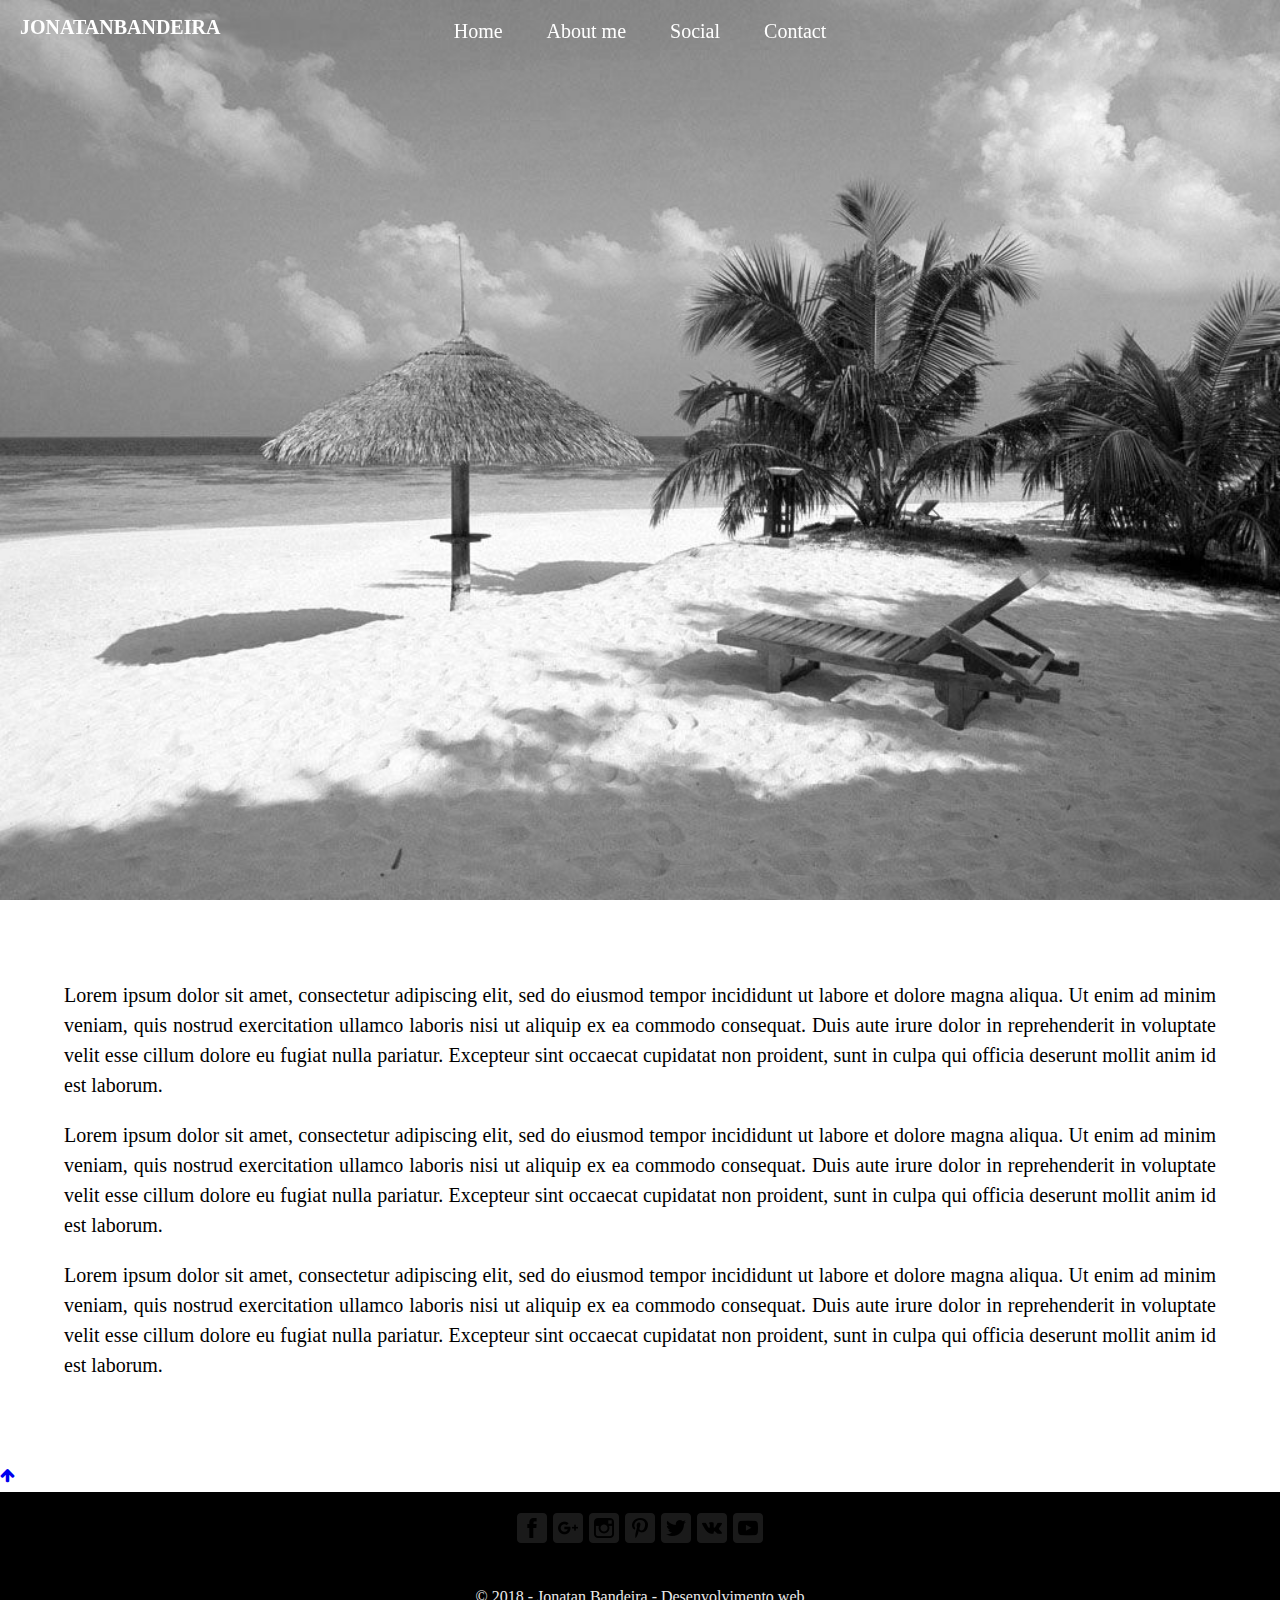
<file: about.html>
<!DOCTYPE html>
	<head class="black">
	<meta charset="utf-8">
	<html lang="pt-br">
	<meta name="viewport" content="width=device-width, initial-scale=1.0">
	<meta http-equiv="X-UA-Compatible" content="ie=edge">
	<title>Jonatan Bandeira</title>
	<link rel="shortcut icon" href="http://www.iconj.com/ico/2/7/270xmn9mc8.ico" type="image/x-icon" />
	<link rel="stylesheet" type="text/css" href="about.css">
	<script src="https://code.jquery.com/jquery-3.2.1.js"></script>
	<link rel="stylesheet" type="text/css" href="https://maxcdn.bootstrapcdn.com/font-awesome/4.7.0/css/font-awesome.min.css">
</head>
<body>
	<div class="wrapper">
		<header>
			<nav>
				<div class="menu-icon">
					<i class="fa fa-bars fa-2x"></i>
				</div>
				<div class="logo"><a href="#">
					JONATANBANDEIRA</a>
				</div>
				<div class="menu">
					<ul>
						<li><a href="index.html">Home</a></li>
						<li><a href="about.html">About me</a></li>
						<li><a href="blog.html">Social</a></li>
						<li><a href="contact.html">Contact</a></li>
					</ul>
				</div>
			</nav>
			
		</header>
		
		<div class="content">
			<body>
			<p>Lorem ipsum dolor sit amet, consectetur adipiscing elit, sed do eiusmod tempor incididunt ut labore et dolore magna aliqua. Ut enim ad minim veniam, quis nostrud exercitation ullamco laboris nisi ut aliquip ex ea commodo consequat. Duis aute irure dolor in reprehenderit in voluptate velit esse cillum dolore eu fugiat nulla pariatur. Excepteur sint occaecat cupidatat non proident, sunt in culpa qui officia deserunt mollit anim id est laborum.
			</p>

			<p>Lorem ipsum dolor sit amet, consectetur adipiscing elit, sed do eiusmod tempor incididunt ut labore et dolore magna aliqua. Ut enim ad minim veniam, quis nostrud exercitation ullamco laboris nisi ut aliquip ex ea commodo consequat. Duis aute irure dolor in reprehenderit in voluptate velit esse cillum dolore eu fugiat nulla pariatur. Excepteur sint occaecat cupidatat non proident, sunt in culpa qui officia deserunt mollit anim id est laborum.
			</p>
			<p>Lorem ipsum dolor sit amet, consectetur adipiscing elit, sed do eiusmod tempor incididunt ut labore et dolore magna aliqua. Ut enim ad minim veniam, quis nostrud exercitation ullamco laboris nisi ut aliquip ex ea commodo consequat. Duis aute irure dolor in reprehenderit in voluptate velit esse cillum dolore eu fugiat nulla pariatur. Excepteur sint occaecat cupidatat non proident, sunt in culpa qui officia deserunt mollit anim id est laborum.
			</p>
		</div>
	</div>
	<a id="back_to_top" href="#" class="on">
		<span class="fa-stack">
		<i class="fa fa-arrow-up" style=""></i>
		</span>
	</a>
	<div class="footer">
		<div class="linha">
			<footer>
				<div class="coluna col12">
					<a href="https://www.facebook.com/jonatanbandeir1" target="_blank"/><img title="Facebook" src="_image/2986194_facebook_media_social.png"/></a>
					<a href="https://plus.google.com/u/0/+JonatanJojoBandeira" target="_blank"/><img title="Google +" src="_image/2986196_google_media_plus_social.png"/></a>
					<a href="https://www.instagram.com/jonatanbandeira/" target="_blank"/><img title="Instagram" src="_image/2986198_instagram_media_social.png"/></a>
					<a href="https://www.pinterest.com/day2dayapparel/" target="_blank"/><img title="Pinterest" src="_image/2986201_logo_media_pintrest_social.png"/></a>
					<a href="https://twitter.com/jonatanbanderas" target="_blank"/><img title="Twitter" src="_image/2986205_media_social _twitter.png"/></a>
					<a href="https://medium.com/@jonatanbandeira" target="_blank"/><img title="Medium" src="_image/2986208 _logo_media_social_vk.png"/></a>
					<a href="https://www.youtube.com/channel/UCOCIpGAK6EeMWlJY2m4oWOw?view_as=subscriber" target="_blank"/><img title="You Tube" src="_image/2986210 _media_social_youtube.png"/></a>
				</div>
			</footer>
		</div>
	</div>
	<div class="footer">
		<div class="linha">
			<footer>
				<div class="coluna col12">
					<span>&copy; 2018 - Jonatan Bandeira - Desenvolvimento web</span>
				</div>
			</footer>
		</div>
	</div>
	</div>

	<script type="text/javascript">
		//Menu toggle-button

		$(document).ready(function () {
			$(".menu-icon").on("click", function() {
				$("nav ul").toggleClass("showing");
			});
		});

		//scrolling Effect

		$(window).on("scroll", function() {
			if($(window).scrollTop()) {
				$('nav').addClass('black');	
			}
			else{
				$('nav').removeClass('black');
			}
		})
		</script>
</body>
</html>
</file>
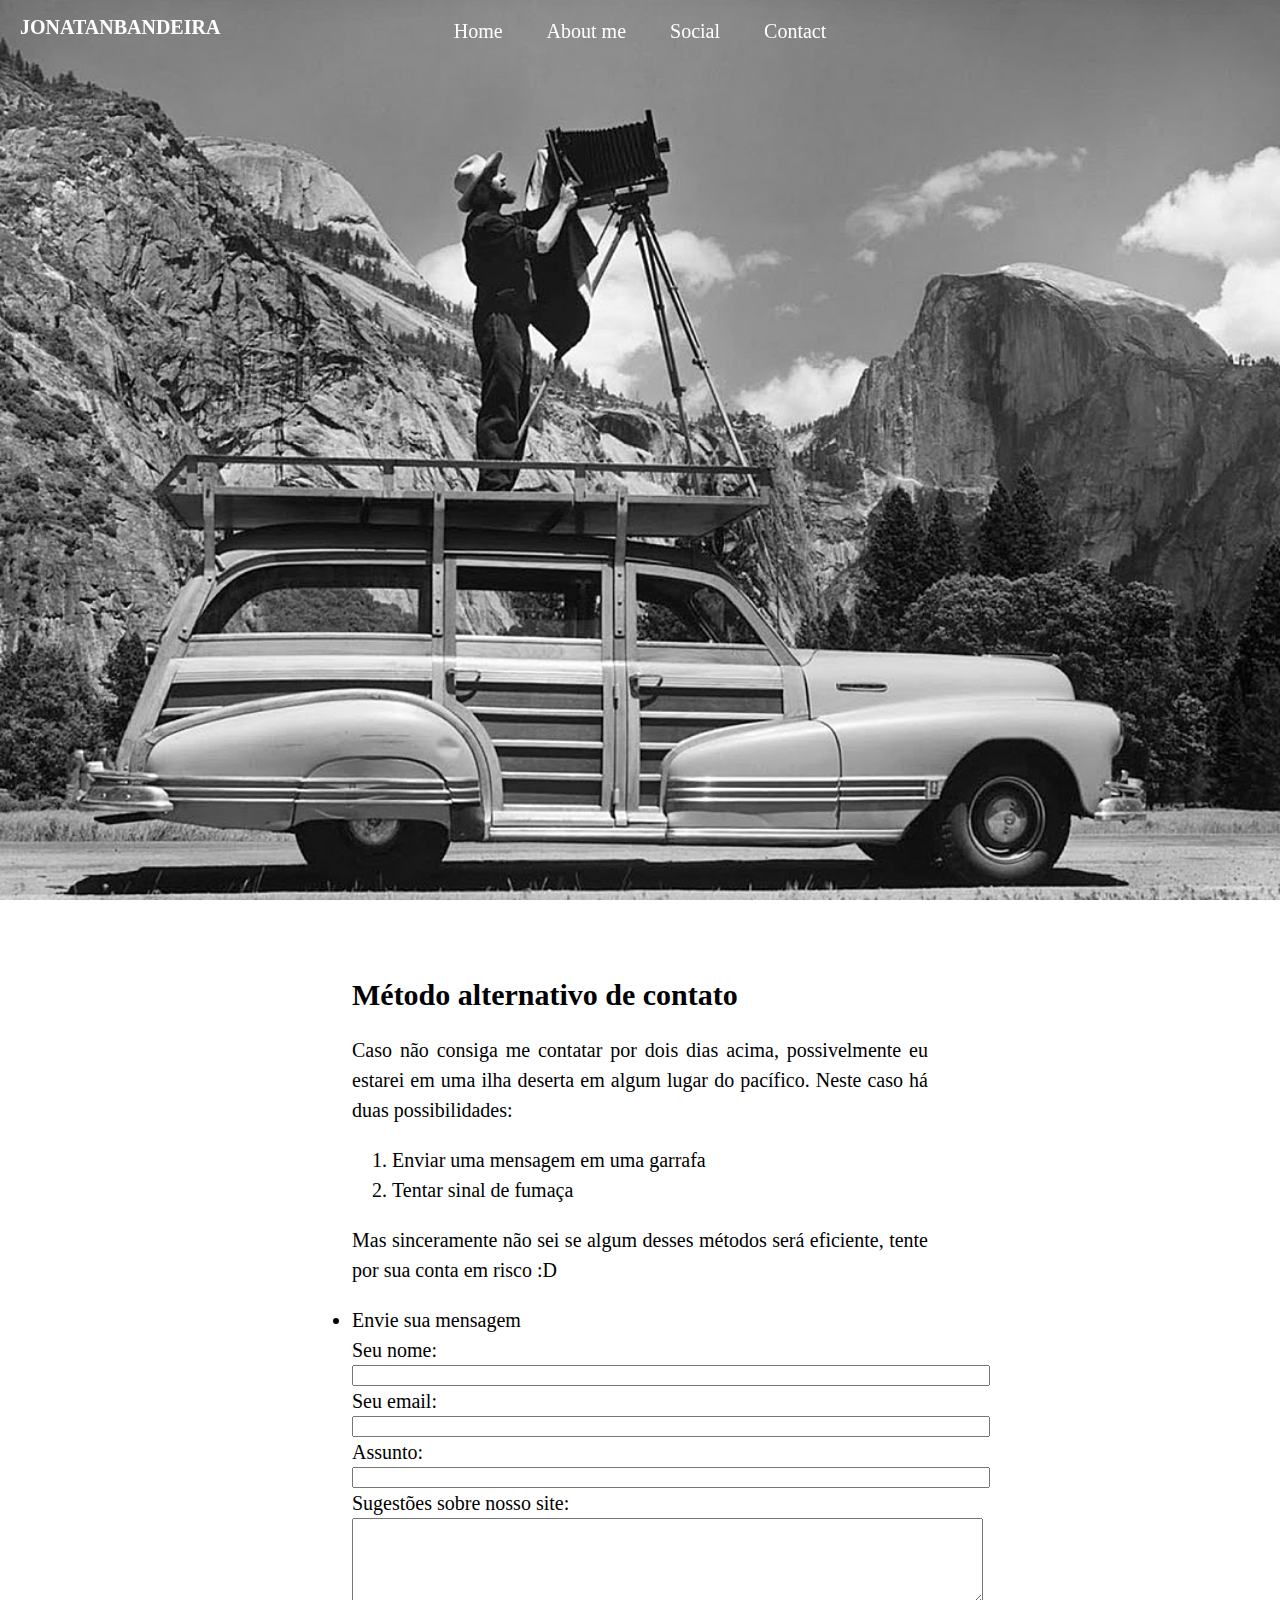
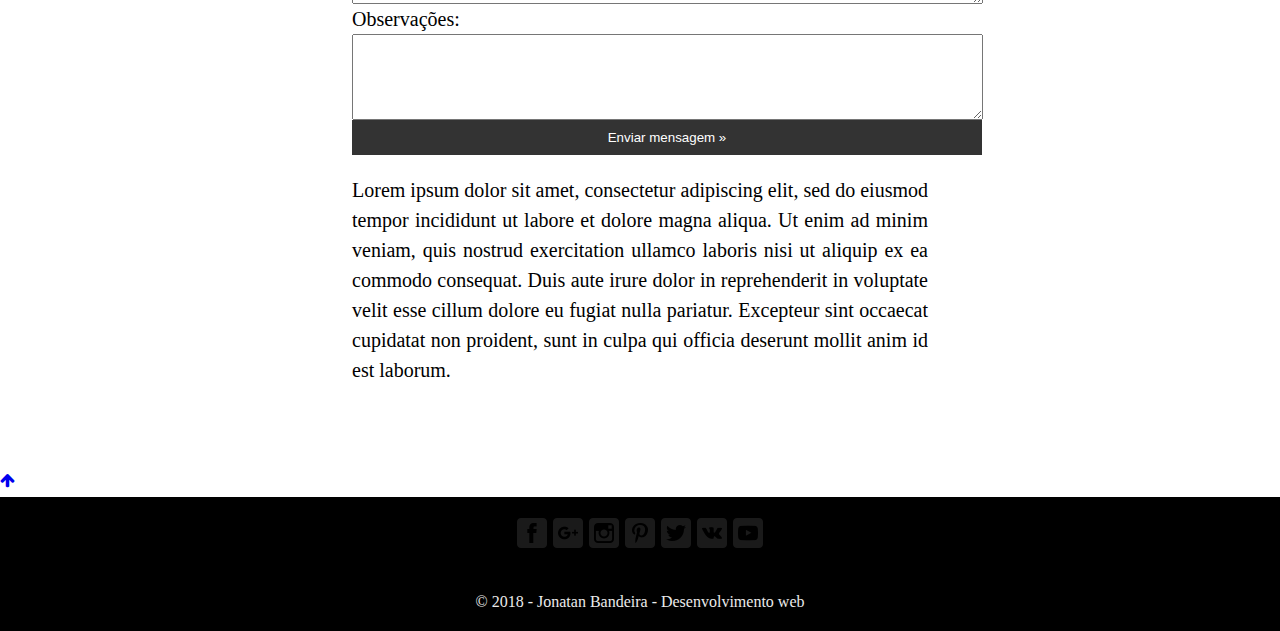
<file: contact.html>
<!DOCTYPE html>
	<head class="black">
	<meta charset="utf-8">
	<html lang="pt-br">
	<meta name="viewport" content="width=device-width, initial-scale=1.0">
	<meta http-equiv="X-UA-Compatible" content="ie=edge">
	<title>Jonatan Bandeira</title>
	<link rel="shortcut icon" href="http://www.iconj.com/ico/2/7/270xmn9mc8.ico" type="image/x-icon" />
	<link rel="stylesheet" type="text/css" href="contact.css">
	<script src="https://code.jquery.com/jquery-3.2.1.js"></script>
	<link rel="stylesheet" type="text/css" href="https://maxcdn.bootstrapcdn.com/font-awesome/4.7.0/css/font-awesome.min.css">
</head>
<body>
	<div class="wrapper">
		<header>
			<nav>
				<div class="menu-icon">
					<i class="fa fa-bars fa-2x"></i>
				</div>
				<div class="logo"><a href="#">
					JONATANBANDEIRA</a>
				</div>
				<div class="menu">
					<ul>
						<li><a href="index.html">Home</a></li>
						<li><a href="about.html">About me</a></li>
						<li><a href="blog.html">Social</a></li>
						<li><a href="contact.html">Contact</a></li>
					</ul>
				</div>
			</nav>
			
		</header>
		<div class="content">
			<body>
			<h2>Método alternativo de contato</h2>
					<p>Caso não consiga me contatar por dois dias acima, possivelmente eu estarei em uma ilha deserta em algum lugar do pacífico. Neste caso há duas possibilidades:</p>
					<ol>
						<li>Enviar uma mensagem em uma garrafa</li>
						<li>Tentar sinal de fumaça</li>
					</ol>
					<p>Mas sinceramente não sei se algum desses métodos será eficiente, tente por sua conta em risco :D</p>

			<div class="coluna col7 contato">
				<li>Envie sua mensagem</li>
				<form action="">
					<label for="nome">Seu nome:</label>
					<input type="text" name="nome" id="nome" />
					<label for="email">Seu email:</label>
					<input type="text" name="email" id="email" />
					<label for="assunto">Assunto:</label>
					<input type="text" name="assunto" id="assunto" />
					<label for="nome">Sugestões sobre nosso site:</label>
					<textarea name="mensagem" id="mensagem"></textarea>
					<label for="nome">Observações:</label>
					<textarea name="mensagem" id="mensagem"></textarea>
					<input type="submit" class="botao" id="enviar" value="Enviar mensagem &raquo;" />
				</form>
			</div>
			<p>Lorem ipsum dolor sit amet, consectetur adipiscing elit, sed do eiusmod tempor incididunt ut labore et dolore magna aliqua. Ut enim ad minim veniam, quis nostrud exercitation ullamco laboris nisi ut aliquip ex ea commodo consequat. Duis aute irure dolor in reprehenderit in voluptate velit esse cillum dolore eu fugiat nulla pariatur. Excepteur sint occaecat cupidatat non proident, sunt in culpa qui officia deserunt mollit anim id est laborum.
			</p>
		</div>
	</div>
	</div>
	<a id="back_to_top" href="#" class="on">
		<span class="fa-stack">
		<i class="fa fa-arrow-up" style=""></i>
		</span>
	</a>
	<div class="footer">
		<div class="linha">
			<footer>
				<div class="coluna col12">
					<a href="https://www.facebook.com/jonatanbandeir1" target="_blank"/><img title="Facebook" src="_image/2986194_facebook_media_social.png"/></a>
					<a href="https://plus.google.com/u/0/+JonatanJojoBandeira" target="_blank"/><img title="Google +" src="_image/2986196_google_media_plus_social.png"/></a>
					<a href="https://www.instagram.com/jonatanbandeira/" target="_blank"/><img title="Instagram" src="_image/2986198_instagram_media_social.png"/></a>
					<a href="https://www.pinterest.com/day2dayapparel/" target="_blank"/><img title="Pinterest" src="_image/2986201_logo_media_pintrest_social.png"/></a>
					<a href="https://twitter.com/jonatanbanderas" target="_blank"/><img title="Twitter" src="_image/2986205_media_social _twitter.png"/></a>
					<a href="https://medium.com/@jonatanbandeira" target="_blank"/><img title="Medium" src="_image/2986208 _logo_media_social_vk.png"/></a>
					<a href="https://www.youtube.com/channel/UCOCIpGAK6EeMWlJY2m4oWOw?view_as=subscriber" target="_blank"/><img title="You Tube" src="_image/2986210 _media_social_youtube.png"/></a>
				</div>
			</footer>
		</div>
	</div>
	<div class="footer">
		<div class="linha">
			<footer>
				<div class="coluna col12">
					<span>&copy; 2018 - Jonatan Bandeira - Desenvolvimento web</span>
				</div>
			</footer>
		</div>
	</div>

	<script type="text/javascript">
		//Menu toggle-button

		$(document).ready(function () {
			$(".menu-icon").on("click", function() {
				$("nav ul").toggleClass("showing");
			});
		});

		//scrolling Effect

		$(window).on("scroll", function() {
			if($(window).scrollTop()) {
				$('nav').addClass('black');	
			}
			else{
				$('nav').removeClass('black');
			}
		})
	</script>	
</body>
</html>
</file>
<file: about.css>
html, body {
	margin: 0;
	padding: 0;
	width:  100%;
}

body {
	font-family: Quicksand, san serif;
}

header {
	width: 100%;
	height: 100vh;
	background: url(_image/01_Tons_de_Cinza.jpg) no-repeat 50% 50%;
	background-size: cover;
}

.content {
	width: 90%;
	margin: 4em auto;
	font-size: 20px;
	line-height: 30px;
	text-align: justify;
}

.logo a {
	position: fixed;
	float: left;
	margin: 16px 20px;
	font-weight: bold;
	font-size: 24px;
	text-decoration: none;
	color: #fff;
	font-size: 20px;
}


nav{
	position: fixed;
	width: 100%;
}

nav ul {
	list-style: none;
	background: rgba(0,0,0,0); 
	overflow: hidden;
	color: #fff;
	padding: 0;
	text-align: center;
	margin: 0;
	transition: 1s;
}

nav.black ul {
	background: #000;
}

nav ul li {
	display: inline-block;
	padding: 20px;
}

nav ul li a {
	text-decoration: none;
	color: #fff;
	font-size: 20px;
}

.menu-icon {
	width: 100%;
	background: #000;
	text-align: right;
	box-sizing: border-box;
	padding: 15px 24px;
	cursor: pointer;
	color: #fff;
	display: none;
}



@media(max-width: 580px) {
	.logo a{
		position: fixed;
		top: 0;
		margin-top: 16px;
	}
	nav ul {
		max-height: 0px;
		background: #000;
	}

	nav.black ul {
		background: #000;
	}

	.showing {
		max-height: 20em;
	}

	nav ul li{
		box-sizing: border-box;
		width: 100%;
		padding: 24px 0;
		text-align: center;
	}

	.menu-icon{
		display: block;
	}
}


.footer{
	background: #000;
	color: #ebebeb;
	padding: 20px 0;
	text-align: center;
	font-weight: 100;
	text-decoration: none;
}
</file>
<file: contact.css>
html, body {
	margin: 0;
	padding: 0;
	width:  100%;
}

body {
	font-family: Quicksand, san serif;
}

header {
	width: 100%;
	height: 100vh;
	background: url(_image/tumblr_mlqfo7m8be1rlj2h3o1_1280.jpg) no-repeat 50% 50%;
	background-size: cover;
}

.content {
	width: 45%;
	margin: 4em auto;
	font-size: 20px;
	line-height: 30px;
	text-align: justify;
}

.logo a {
	position: fixed;
	float: left;
	margin: 16px 20px;
	font-weight: bold;
	font-size: 24px;
	text-decoration: none;
	color: #fff;
	font-size: 20px;
}

nav{
	position: fixed;
	width: 100%;
}

nav ul {
	list-style: none;
	background: rgba(0,0,0,0); 
	overflow: hidden;
	color: #fff;
	padding: 0;
	text-align: center;
	margin: 0;
	transition: 1s;
}

nav.black ul {
	background: #000;
}

nav ul li {
	display: inline-block;
	padding: 20px;
}

nav ul li a {
	text-decoration: none;
	color: #fff;
	font-size: 20px;
}

.menu-icon {
	width: 100%;
	background: #000;
	text-align: right;
	box-sizing: border-box;
	padding: 15px 24px;
	cursor: pointer;
	color: #fff;
	display: none;
}

.network{
	text-align: right;
	padding: 15px 24px;
}

label, input[type=submit], input[type=text], textarea{
	display: block;
	width: 630px;
}
textarea{
	width: 625px;
	height: 80px;
}
input[type=submit]{
	background: #333333;
	color: #ffffff;
	cursor: pointer;
	padding: 10px 20px;
	border: 0;
}
input[type=submit]:hover{
	background: #000;
}

@media(max-width: 580px) {
	.logo a {
		position: fixed;
		top: 0;
		margin-top: 16px;
	}
	nav ul {
		max-height: 0px;
		background: #000;
	}

	nav.black ul {
		background: #000;
	}

	.showing {
		max-height: 20em;
	}

	nav ul li{
		box-sizing: border-box;
		width: 100%;
		padding: 24px 0;
		text-align: center;
	}

	.menu-icon{
		display: block;
	}

	
}

.footer{
	background: #000;
	color: #ebebeb;
	padding: 20px 0;
	text-align: center;
	font-weight: 100;
}
</file>
